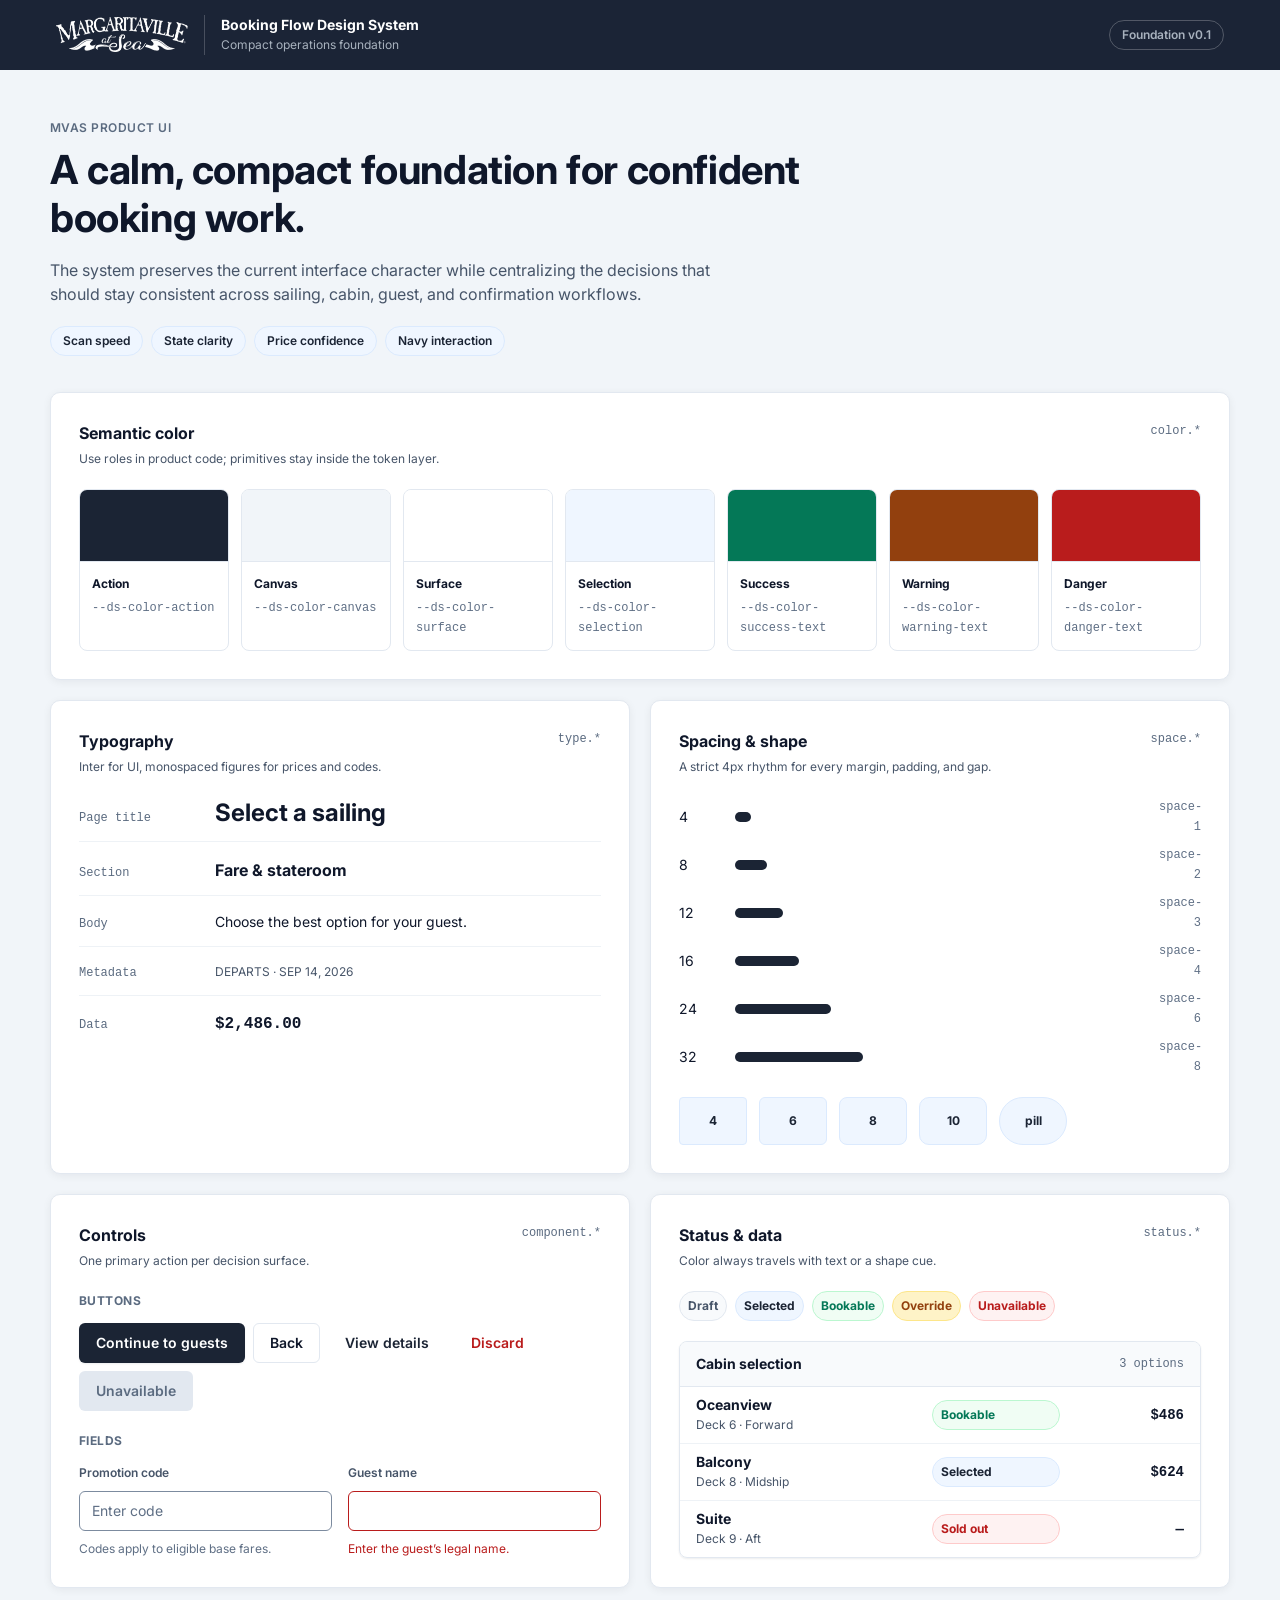
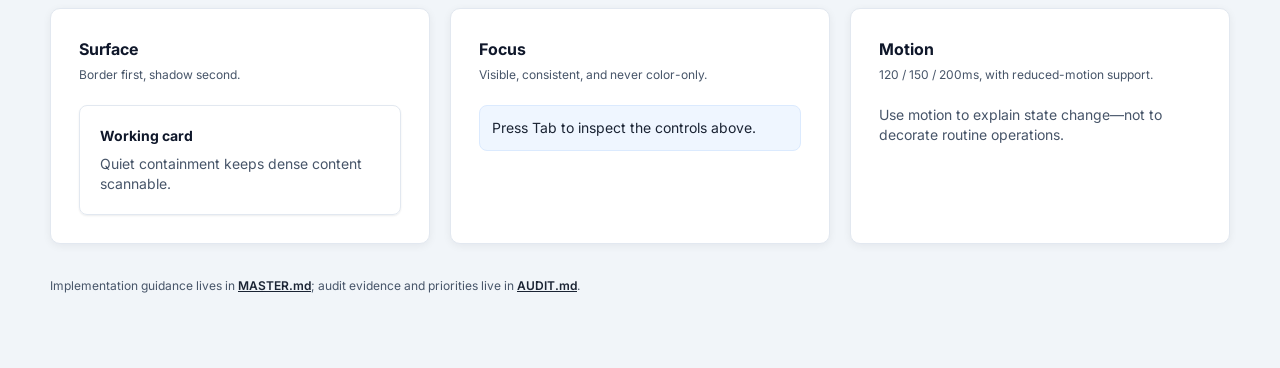
<file: design-system/index.html>
<!doctype html>
<html lang="en">
<head>
  <meta charset="utf-8" />
  <meta name="viewport" content="width=device-width, initial-scale=1" />
  <title>MVAS Booking Flow · Design System Foundation</title>
  <link rel="preconnect" href="https://fonts.googleapis.com" />
  <link rel="preconnect" href="https://fonts.gstatic.com" crossorigin />
  <link href="https://fonts.googleapis.com/css2?family=Inter:wght@400;500;600;700&display=swap" rel="stylesheet" />
  <link href="tokens.css?v=4" rel="stylesheet" />
  <style>
    * { box-sizing: border-box; }
    html { background: var(--ds-color-canvas); }
    body {
      margin: 0;
      background: var(--ds-color-canvas);
      color: var(--ds-color-text-primary);
      font-family: var(--ds-type-family-body);
      font-size: var(--ds-type-body-size);
      line-height: var(--ds-type-body-line-height);
    }
    button, input, textarea, select { font: inherit; }
    button:focus-visible, input:focus-visible, a:focus-visible {
      outline: var(--ds-focus-width) solid var(--ds-color-focus);
      outline-offset: var(--ds-focus-offset);
    }
    .skip-link {
      position: fixed;
      left: var(--ds-primitive-space-4);
      top: var(--ds-primitive-space-2);
      z-index: var(--ds-layer-modal-nested);
      padding: var(--ds-primitive-space-2) var(--ds-primitive-space-3);
      border-radius: var(--ds-radius-control);
      background: var(--ds-color-surface);
      color: var(--ds-color-action);
      transform: translateY(-160%);
    }
    .skip-link:focus { transform: translateY(0); }
    .topbar {
      min-height: 70px;
      display: flex;
      align-items: center;
      justify-content: space-between;
      gap: var(--ds-primitive-space-6);
      padding: var(--ds-primitive-space-3) var(--ds-primitive-space-14);
      background: var(--ds-color-shell-bg);
      color: var(--ds-color-on-action);
      border-bottom: 1px solid var(--ds-color-shell-bg);
    }
    .brand {
      display: flex;
      align-items: center;
      gap: var(--ds-primitive-space-4);
      min-width: 0;
    }
    .brand img { width: 132px; height: auto; display: block; }
    .brand-copy { border-left: 1px solid rgba(255,255,255,.2); padding-left: var(--ds-primitive-space-4); }
    .brand-copy strong { display: block; font-size: var(--ds-type-body-size); }
    .brand-copy span { display: block; color: var(--ds-color-shell-text-muted); font-size: var(--ds-type-caption-size); }
    .version {
      border: 1px solid rgba(255,255,255,.24);
      border-radius: var(--ds-radius-pill);
      padding: var(--ds-primitive-space-1) var(--ds-primitive-space-3);
      color: var(--ds-color-shell-text-muted);
      font-size: var(--ds-type-caption-size);
      font-weight: var(--ds-primitive-font-weight-semibold);
      white-space: nowrap;
    }
    main { width: min(1180px, calc(100% - 40px)); margin: 0 auto; padding: 48px 0 72px; }
    .hero { max-width: 780px; margin-bottom: 36px; }
    .eyebrow {
      margin: 0 0 var(--ds-primitive-space-2);
      color: var(--ds-color-text-label);
      font-size: var(--ds-type-label-size);
      font-weight: var(--ds-type-label-weight);
      letter-spacing: 0.04em;
      text-transform: uppercase;
    }
    h1 { margin: 0; font-size: var(--ds-type-hero-size); line-height: var(--ds-type-hero-line-height); letter-spacing: var(--ds-type-tracking-tight); }
    .lede { margin: var(--ds-primitive-space-4) 0 0; color: var(--ds-color-text-secondary); font-size: var(--ds-type-body-lg-size); line-height: var(--ds-type-body-lg-line-height); max-width: 68ch; }
    .principles { display: flex; flex-wrap: wrap; gap: var(--ds-primitive-space-2); margin-top: var(--ds-primitive-space-5); }
    .principle {
      padding: var(--ds-primitive-space-1) var(--ds-primitive-space-3);
      background: var(--ds-color-selection);
      border: 1px solid var(--ds-color-selection-border);
      border-radius: var(--ds-radius-pill);
      color: var(--ds-color-action);
      font-size: var(--ds-type-body-sm-size);
      font-weight: var(--ds-primitive-font-weight-semibold);
    }
    .layout { display: grid; grid-template-columns: repeat(12, minmax(0, 1fr)); gap: var(--ds-primitive-space-5); }
    .panel {
      grid-column: span 12;
      padding: var(--ds-primitive-space-7);
      background: var(--ds-card-bg);
      border: 1px solid var(--ds-card-border);
      border-radius: var(--ds-panel-radius);
      box-shadow: var(--ds-panel-shadow);
    }
    .panel.half { grid-column: span 6; }
    .panel.third { grid-column: span 4; }
    .section-head { display: flex; align-items: flex-start; justify-content: space-between; gap: var(--ds-primitive-space-4); margin-bottom: var(--ds-primitive-space-5); }
    h2 { margin: 0; font-size: var(--ds-type-section-title-size); line-height: var(--ds-type-section-title-line-height); }
    .section-note { margin: 4px 0 0; color: var(--ds-color-text-secondary); font-size: var(--ds-type-body-sm-size); }
    .token-label {
      color: var(--ds-color-text-label);
      font-family: var(--ds-type-family-data);
      font-size: var(--ds-type-caption-size);
    }
    .swatches { display: grid; grid-template-columns: repeat(auto-fit, minmax(150px, 1fr)); gap: var(--ds-primitive-space-3); }
    .swatch {
      overflow: hidden;
      border: 1px solid var(--ds-color-border);
      border-radius: var(--ds-radius-card);
      background: var(--ds-color-surface);
    }
    .swatch-color { height: 72px; background: var(--swatch); border-bottom: 1px solid var(--ds-color-border); }
    .swatch-copy { padding: var(--ds-primitive-space-3); }
    .swatch-copy strong { display: block; font-size: var(--ds-type-body-sm-size); }
    .swatch-copy code { display: block; margin-top: var(--ds-primitive-space-1); color: var(--ds-color-text-muted); font-size: var(--ds-type-caption-size); overflow-wrap: anywhere; }
    .type-list { display: grid; gap: var(--ds-primitive-space-4); }
    .type-row { display: grid; grid-template-columns: 120px minmax(0,1fr); align-items: baseline; gap: var(--ds-primitive-space-4); padding-bottom: var(--ds-primitive-space-3); border-bottom: 1px solid var(--ds-color-divider); }
    .type-row:last-child { padding-bottom: 0; border-bottom: 0; }
    .type-sample.title { font-size: var(--ds-type-page-title-size); font-weight: var(--ds-type-title-weight); line-height: var(--ds-type-page-title-line-height); }
    .type-sample.section { font-size: var(--ds-type-section-title-size); line-height: var(--ds-type-section-title-line-height); font-weight: var(--ds-type-title-weight); }
    .type-sample.body { font-size: var(--ds-type-body-size); line-height: var(--ds-type-body-line-height); }
    .type-sample.caption { font-size: var(--ds-type-caption-size); line-height: var(--ds-type-caption-line-height); color: var(--ds-color-text-secondary); }
    .type-sample.data { font-family: var(--ds-type-family-data); font-size: var(--ds-type-body-lg-size); line-height: var(--ds-type-body-lg-line-height); font-variant-numeric: tabular-nums; font-weight: var(--ds-type-value-weight); }
    .scale { display: grid; gap: var(--ds-primitive-space-2); }
    .scale-row { display: grid; grid-template-columns: 44px 1fr 42px; align-items: center; gap: var(--ds-primitive-space-3); }
    .scale-bar { height: 10px; width: var(--bar); max-width: 100%; background: var(--ds-color-action); border-radius: var(--ds-radius-pill); }
    .scale-row code { color: var(--ds-color-text-muted); font-size: var(--ds-type-caption-size); text-align: right; }
    .radius-row { display: flex; flex-wrap: wrap; gap: var(--ds-primitive-space-3); margin-top: var(--ds-primitive-space-5); }
    .radius-sample { width: 68px; height: 48px; display: grid; place-items: center; background: var(--ds-color-selection); border: 1px solid var(--ds-color-selection-border); color: var(--ds-color-action); font-size: 12px; font-weight: 700; border-radius: var(--radius); }
    .component-stack { display: grid; gap: var(--ds-primitive-space-5); }
    .component-group { display: grid; gap: var(--ds-primitive-space-3); }
    .component-label { margin: 0; color: var(--ds-color-text-label); font-size: var(--ds-type-caption-size); font-weight: 700; letter-spacing: 0.04em; text-transform: uppercase; }
    .button-row, .badge-row { display: flex; flex-wrap: wrap; align-items: center; gap: var(--ds-primitive-space-2); }
    .btn {
      min-height: var(--ds-button-height-default);
      display: inline-flex;
      align-items: center;
      justify-content: center;
      gap: var(--ds-primitive-space-2);
      padding: 0 var(--ds-primitive-space-4);
      border-radius: var(--ds-button-radius);
      border: 1px solid transparent;
      cursor: pointer;
      font-weight: var(--ds-primitive-font-weight-semibold);
      transition: background var(--ds-motion-fast) var(--ds-motion-ease-standard), border-color var(--ds-motion-fast) var(--ds-motion-ease-standard);
    }
    .btn.primary { background: var(--ds-button-primary-bg); color: var(--ds-button-primary-text); box-shadow: var(--ds-button-shadow); }
    .btn.primary:hover { background: var(--ds-button-primary-bg-hover); }
    .btn.secondary { background: var(--ds-button-secondary-bg); color: var(--ds-button-secondary-text); border-color: var(--ds-button-secondary-border); }
    .btn.secondary:hover { background: var(--ds-color-surface-subtle); border-color: var(--ds-color-control-border); }
    .btn.quiet { background: transparent; color: var(--ds-color-action); }
    .btn.danger { background: transparent; color: var(--ds-button-danger-text); }
    .btn:disabled { background: var(--ds-color-surface-strong); color: var(--ds-color-text-label); border-color: transparent; box-shadow: none; cursor: not-allowed; }
    .field-grid { display: grid; grid-template-columns: repeat(2, minmax(0, 1fr)); gap: var(--ds-primitive-space-4); }
    .field { display: grid; gap: var(--ds-primitive-space-2); }
    .field label { color: var(--ds-color-text-secondary); font-size: var(--ds-type-caption-size); font-weight: var(--ds-primitive-font-weight-semibold); }
    .field input {
      width: 100%;
      min-height: var(--ds-field-height-default);
      padding: 0 var(--ds-space-control-x);
      color: var(--ds-field-text);
      background: var(--ds-field-bg);
      border: 1px solid var(--ds-field-border);
      border-radius: var(--ds-field-radius);
    }
    .field input::placeholder { color: var(--ds-field-placeholder); opacity: 1; }
    .field small { color: var(--ds-color-text-muted); font-size: var(--ds-type-caption-size); }
    .field.error input { border-color: var(--ds-field-error); }
    .field.error small { color: var(--ds-field-error); }
    .badge { display: inline-flex; align-items: center; gap: 4px; padding: 4px 8px; border-radius: var(--ds-badge-radius); border: 1px solid transparent; font-size: var(--ds-type-caption-size); font-weight: 700; }
    .badge.neutral { background: var(--ds-badge-neutral-bg); color: var(--ds-badge-neutral-text); border-color: var(--ds-color-border); }
    .badge.accent { background: var(--ds-badge-accent-bg); color: var(--ds-badge-accent-text); border-color: var(--ds-color-selection-border); }
    .badge.success { background: var(--ds-color-success-bg); color: var(--ds-color-success-text); border-color: var(--ds-color-success-border); }
    .badge.warning { background: var(--ds-color-warning-bg); color: var(--ds-color-warning-text); border-color: var(--ds-color-warning-border); }
    .badge.danger { background: var(--ds-color-danger-bg); color: var(--ds-color-danger-text); border-color: var(--ds-color-danger-border); }
    .data-card { overflow: hidden; border: 1px solid var(--ds-card-border); border-radius: var(--ds-card-radius); box-shadow: var(--ds-card-shadow); }
    .data-card header { display: flex; align-items: center; justify-content: space-between; padding: var(--ds-primitive-space-3) var(--ds-primitive-space-4); background: var(--ds-color-surface-subtle); border-bottom: 1px solid var(--ds-color-border); }
    .data-card header strong { font-size: var(--ds-type-body-size); }
    .data-row { display: grid; grid-template-columns: 1.4fr .8fr .7fr; gap: var(--ds-primitive-space-3); align-items: center; min-height: 46px; padding: var(--ds-primitive-space-2) var(--ds-primitive-space-4); border-bottom: 1px solid var(--ds-color-divider); }
    .data-row:last-child { border-bottom: 0; }
    .data-row .sub { color: var(--ds-color-text-secondary); font-size: var(--ds-type-caption-size); }
    .money { text-align: right; font-family: var(--ds-type-family-data); font-variant-numeric: tabular-nums; font-weight: var(--ds-type-value-weight); }
    .focus-demo { padding: var(--ds-primitive-space-3); border-radius: var(--ds-radius-card); background: var(--ds-color-selection); border: 1px solid var(--ds-color-selection-border); color: var(--ds-color-action); }
    .footer-note { margin: var(--ds-primitive-space-8) 0 0; color: var(--ds-color-text-secondary); font-size: var(--ds-type-body-sm-size); }
    .footer-note a { color: var(--ds-color-action); font-weight: var(--ds-primitive-font-weight-semibold); }
    @media (max-width: 820px) {
      .panel.half, .panel.third { grid-column: span 12; }
      .field-grid { grid-template-columns: 1fr; }
      .topbar { align-items: flex-start; padding-inline: var(--ds-primitive-space-5); }
      .panel { padding: var(--ds-primitive-space-5); }
      h1 { font-size: var(--ds-type-display-size); line-height: var(--ds-type-display-line-height); }
      .brand-copy { display: none; }
    }
    @media (max-width: 520px) {
      main { width: min(100% - 32px, 1180px); padding-top: 32px; }
      .topbar { padding-inline: var(--ds-primitive-space-5); }
      h1 { font-size: var(--ds-type-page-title-size); line-height: var(--ds-type-page-title-line-height); }
      .brand img { width: 112px; }
      .type-row { grid-template-columns: 1fr; gap: var(--ds-primitive-space-1); }
      .data-row { grid-template-columns: 1fr auto; }
      .data-row .status { display: none; }
    }
  </style>
</head>
<body>
  <a class="skip-link" href="#main">Skip to foundation</a>
  <header class="topbar">
    <div class="brand">
      <img src="../MVas Logo.png" alt="Margaritaville at Sea" />
      <div class="brand-copy">
        <strong>Booking Flow Design System</strong>
        <span>Compact operations foundation</span>
      </div>
    </div>
    <span class="version">Foundation v0.1</span>
  </header>

  <main id="main">
    <section class="hero" aria-labelledby="page-title">
      <p class="eyebrow">MVAS product UI</p>
      <h1 id="page-title">A calm, compact foundation for confident booking work.</h1>
      <p class="lede">The system preserves the current interface character while centralizing the decisions that should stay consistent across sailing, cabin, guest, and confirmation workflows.</p>
      <div class="principles" aria-label="Design principles">
        <span class="principle">Scan speed</span>
        <span class="principle">State clarity</span>
        <span class="principle">Price confidence</span>
        <span class="principle">Navy interaction</span>
      </div>
    </section>

    <div class="layout">
      <section class="panel" aria-labelledby="colors-title">
        <div class="section-head">
          <div><h2 id="colors-title">Semantic color</h2><p class="section-note">Use roles in product code; primitives stay inside the token layer.</p></div>
          <span class="token-label">color.*</span>
        </div>
        <div class="swatches">
          <article class="swatch"><div class="swatch-color" style="--swatch:var(--ds-color-action)"></div><div class="swatch-copy"><strong>Action</strong><code>--ds-color-action</code></div></article>
          <article class="swatch"><div class="swatch-color" style="--swatch:var(--ds-color-canvas)"></div><div class="swatch-copy"><strong>Canvas</strong><code>--ds-color-canvas</code></div></article>
          <article class="swatch"><div class="swatch-color" style="--swatch:var(--ds-color-surface)"></div><div class="swatch-copy"><strong>Surface</strong><code>--ds-color-surface</code></div></article>
          <article class="swatch"><div class="swatch-color" style="--swatch:var(--ds-color-selection)"></div><div class="swatch-copy"><strong>Selection</strong><code>--ds-color-selection</code></div></article>
          <article class="swatch"><div class="swatch-color" style="--swatch:var(--ds-color-success-text)"></div><div class="swatch-copy"><strong>Success</strong><code>--ds-color-success-text</code></div></article>
          <article class="swatch"><div class="swatch-color" style="--swatch:var(--ds-color-warning-text)"></div><div class="swatch-copy"><strong>Warning</strong><code>--ds-color-warning-text</code></div></article>
          <article class="swatch"><div class="swatch-color" style="--swatch:var(--ds-color-danger-text)"></div><div class="swatch-copy"><strong>Danger</strong><code>--ds-color-danger-text</code></div></article>
        </div>
      </section>

      <section class="panel half" aria-labelledby="type-title">
        <div class="section-head"><div><h2 id="type-title">Typography</h2><p class="section-note">Inter for UI, monospaced figures for prices and codes.</p></div><span class="token-label">type.*</span></div>
        <div class="type-list">
          <div class="type-row"><span class="token-label">Page title</span><span class="type-sample title">Select a sailing</span></div>
          <div class="type-row"><span class="token-label">Section</span><span class="type-sample section">Fare &amp; stateroom</span></div>
          <div class="type-row"><span class="token-label">Body</span><span class="type-sample body">Choose the best option for your guest.</span></div>
          <div class="type-row"><span class="token-label">Metadata</span><span class="type-sample caption">DEPARTS · SEP 14, 2026</span></div>
          <div class="type-row"><span class="token-label">Data</span><span class="type-sample data">$2,486.00</span></div>
        </div>
      </section>

      <section class="panel half" aria-labelledby="scale-title">
        <div class="section-head"><div><h2 id="scale-title">Spacing &amp; shape</h2><p class="section-note">A strict 4px rhythm for every margin, padding, and gap.</p></div><span class="token-label">space.*</span></div>
        <div class="scale" aria-label="Spacing scale">
          <div class="scale-row"><span>4</span><span class="scale-bar" style="--bar:16px"></span><code>space-1</code></div>
          <div class="scale-row"><span>8</span><span class="scale-bar" style="--bar:32px"></span><code>space-2</code></div>
          <div class="scale-row"><span>12</span><span class="scale-bar" style="--bar:48px"></span><code>space-3</code></div>
          <div class="scale-row"><span>16</span><span class="scale-bar" style="--bar:64px"></span><code>space-4</code></div>
          <div class="scale-row"><span>24</span><span class="scale-bar" style="--bar:96px"></span><code>space-6</code></div>
          <div class="scale-row"><span>32</span><span class="scale-bar" style="--bar:128px"></span><code>space-8</code></div>
        </div>
        <div class="radius-row" aria-label="Radius scale">
          <span class="radius-sample" style="--radius:var(--ds-primitive-radius-sm)">4</span>
          <span class="radius-sample" style="--radius:var(--ds-radius-control)">6</span>
          <span class="radius-sample" style="--radius:var(--ds-radius-card)">8</span>
          <span class="radius-sample" style="--radius:var(--ds-radius-panel)">10</span>
          <span class="radius-sample" style="--radius:var(--ds-radius-pill)">pill</span>
        </div>
      </section>

      <section class="panel half" aria-labelledby="controls-title">
        <div class="section-head"><div><h2 id="controls-title">Controls</h2><p class="section-note">One primary action per decision surface.</p></div><span class="token-label">component.*</span></div>
        <div class="component-stack">
          <div class="component-group">
            <p class="component-label">Buttons</p>
            <div class="button-row"><button class="btn primary">Continue to guests</button><button class="btn secondary">Back</button><button class="btn quiet">View details</button><button class="btn danger">Discard</button><button class="btn" disabled>Unavailable</button></div>
          </div>
          <div class="component-group">
            <p class="component-label">Fields</p>
            <div class="field-grid">
              <div class="field"><label for="promo">Promotion code</label><input id="promo" placeholder="Enter code" /><small>Codes apply to eligible base fares.</small></div>
              <div class="field error"><label for="guest">Guest name</label><input id="guest" aria-invalid="true" aria-describedby="guest-error" value="" /><small id="guest-error">Enter the guest’s legal name.</small></div>
            </div>
          </div>
        </div>
      </section>

      <section class="panel half" aria-labelledby="status-title">
        <div class="section-head"><div><h2 id="status-title">Status &amp; data</h2><p class="section-note">Color always travels with text or a shape cue.</p></div><span class="token-label">status.*</span></div>
        <div class="component-stack">
          <div class="badge-row"><span class="badge neutral">Draft</span><span class="badge accent">Selected</span><span class="badge success">Bookable</span><span class="badge warning">Override</span><span class="badge danger">Unavailable</span></div>
          <div class="data-card">
            <header><strong>Cabin selection</strong><span class="token-label">3 options</span></header>
            <div class="data-row"><div><strong>Oceanview</strong><div class="sub">Deck 6 · Forward</div></div><span class="status badge success">Bookable</span><span class="money">$486</span></div>
            <div class="data-row"><div><strong>Balcony</strong><div class="sub">Deck 8 · Midship</div></div><span class="status badge accent">Selected</span><span class="money">$624</span></div>
            <div class="data-row"><div><strong>Suite</strong><div class="sub">Deck 9 · Aft</div></div><span class="status badge danger">Sold out</span><span class="money">—</span></div>
          </div>
        </div>
      </section>

      <section class="panel third" aria-labelledby="surface-title">
        <div class="section-head"><div><h2 id="surface-title">Surface</h2><p class="section-note">Border first, shadow second.</p></div></div>
        <div style="padding:20px;border:1px solid var(--ds-card-border);border-radius:var(--ds-card-radius);box-shadow:var(--ds-card-shadow)"><strong>Working card</strong><p style="margin:8px 0 0;color:var(--ds-color-text-secondary)">Quiet containment keeps dense content scannable.</p></div>
      </section>
      <section class="panel third" aria-labelledby="focus-title">
        <div class="section-head"><div><h2 id="focus-title">Focus</h2><p class="section-note">Visible, consistent, and never color-only.</p></div></div>
        <div class="focus-demo">Press Tab to inspect the controls above.</div>
      </section>
      <section class="panel third" aria-labelledby="motion-title">
        <div class="section-head"><div><h2 id="motion-title">Motion</h2><p class="section-note">120 / 150 / 200ms, with reduced-motion support.</p></div></div>
        <p style="margin:0;color:var(--ds-color-text-secondary)">Use motion to explain state change—not to decorate routine operations.</p>
      </section>
    </div>

    <p class="footer-note">Implementation guidance lives in <a href="MASTER.md">MASTER.md</a>; audit evidence and priorities live in <a href="AUDIT.md">AUDIT.md</a>.</p>
  </main>
</body>
</html>
</file>
<file: design-system/tokens.css>
/*
 * MVAS Booking Flow design tokens
 * Source of truth for the compact, desktop-first operations UI.
 *
 * Architecture:
 *   primitive values -> semantic roles -> component contracts
 *
 * Keep product data colors (deck/category palettes) outside this file. They
 * encode inventory, not interface meaning.
 */

/* === 1. PRIMITIVES ====================================================== */
:root {
  /* Neutral and brand color values */
  --ds-primitive-color-white: #FFFFFF;
  --ds-primitive-color-ink-950: #0F172A;
  --ds-primitive-color-ink-700: #475569;
  --ds-primitive-color-ink-label: #5B6B80;
  --ds-primitive-color-ink-muted: #5F6F85;
  --ds-primitive-color-slate-500: #64748B;
  --ds-primitive-color-slate-400: #94A3B8;
  --ds-primitive-color-slate-300: #CBD5E1;
  --ds-primitive-color-slate-200: #E2E8F0;
  --ds-primitive-color-slate-100: #EEF2F6;
  --ds-primitive-color-slate-50: #F8FAFC;
  --ds-primitive-color-canvas: #F1F5F9;
  --ds-primitive-color-workspace: #F9FAFC;
  --ds-primitive-color-control-border: #7C8B9F;

  /* The only general interaction family */
  --ds-primitive-color-navy-900: #1B2434;
  --ds-primitive-color-navy-800: #2B3B50;
  --ds-primitive-color-selection-50: #EFF6FF;
  --ds-primitive-color-selection-100: #DBEAFE;

  /* Status families */
  --ds-primitive-color-success-700: #047857;
  --ds-primitive-color-success-600: #059669;
  --ds-primitive-color-success-200: #A7F3D0;
  --ds-primitive-color-success-75: #D1FAE5;
  --ds-primitive-color-success-100: #BBF7D0;
  --ds-primitive-color-success-50: #F0FDF4;
  --ds-primitive-color-warning-900: #78350F;
  --ds-primitive-color-warning-800: #92400E;
  --ds-primitive-color-warning-700: #A16207;
  --ds-primitive-color-warning-300: #FCD34D;
  --ds-primitive-color-warning-200: #FDE68A;
  --ds-primitive-color-warning-100: #FEF3C7;
  --ds-primitive-color-warning-50: #FFFBEB;
  --ds-primitive-color-danger-700: #B91C1C;
  --ds-primitive-color-danger-600: #DC2626;
  --ds-primitive-color-danger-200: #FECACA;
  --ds-primitive-color-danger-100: #FEE2E2;
  --ds-primitive-color-danger-50: #FEF2F2;
  --ds-primitive-color-info-700: #1D4ED8;
  --ds-primitive-color-info-200: #BFDBFE;
  --ds-primitive-color-info-100: #DBEAFE;
  --ds-primitive-color-info-50: #F0F9FF;

  /* Branded application-shell exception; never use as form/action colors */
  --ds-primitive-color-shell-navy: #1B2436;
  --ds-primitive-color-shell-red: #C03A2B;
  --ds-primitive-color-shell-coral: #FF7A6B;
  --ds-primitive-color-shell-muted: #A8B2BE;

  /* Strict 4px spacing scale. One-off 2px/6px/10px optical steps are not
     spacing tokens; borders, icon geometry and focus rings are separate. */
  --ds-primitive-space-0: 0;
  --ds-primitive-space-1: 4px;
  --ds-primitive-space-2: 8px;
  --ds-primitive-space-3: 12px;
  --ds-primitive-space-4: 16px;
  --ds-primitive-space-5: 20px;
  --ds-primitive-space-6: 24px;
  --ds-primitive-space-7: 28px;
  --ds-primitive-space-8: 32px;
  --ds-primitive-space-9: 36px;
  --ds-primitive-space-10: 40px;
  --ds-primitive-space-11: 44px;
  --ds-primitive-space-12: 48px;
  --ds-primitive-space-14: 56px;
  --ds-primitive-space-16: 64px;

  /* Type: an even-number scale with a 12px readability floor */
  --ds-primitive-font-sans: "Inter", system-ui, -apple-system, sans-serif;
  --ds-primitive-font-mono: ui-monospace, "SFMono-Regular", Menlo, Monaco, Consolas, monospace;
  --ds-primitive-font-size-12: 12px;
  --ds-primitive-font-size-14: 14px;
  --ds-primitive-font-size-16: 16px;
  --ds-primitive-font-size-20: 20px;
  --ds-primitive-font-size-24: 24px;
  --ds-primitive-font-size-32: 32px;
  --ds-primitive-font-size-40: 40px;
  --ds-primitive-font-weight-regular: 400;
  --ds-primitive-font-weight-medium: 500;
  --ds-primitive-font-weight-semibold: 600;
  --ds-primitive-font-weight-bold: 700;
  --ds-primitive-line-height-16: 16px;
  --ds-primitive-line-height-20: 20px;
  --ds-primitive-line-height-24: 24px;
  --ds-primitive-line-height-28: 28px;
  --ds-primitive-line-height-32: 32px;
  --ds-primitive-line-height-40: 40px;
  --ds-primitive-line-height-48: 48px;
  --ds-primitive-tracking-tight: -0.01em;
  --ds-primitive-tracking-normal: 0;
  --ds-primitive-tracking-label: 0.04em;

  /* Shape, elevation, timing and layers */
  --ds-primitive-radius-sm: 4px;
  --ds-primitive-radius-control: 6px;
  --ds-primitive-radius-md: 8px;
  --ds-primitive-radius-lg: 10px;
  --ds-primitive-radius-dialog: 14px;
  --ds-primitive-radius-pill: 999px;
  --ds-primitive-shadow-none: none;
  --ds-primitive-shadow-sm: 0 1px 2px rgba(15, 23, 42, 0.08);
  --ds-primitive-shadow-panel: 0 2px 8px rgba(15, 23, 42, 0.06);
  --ds-primitive-shadow-float: 0 8px 24px rgba(15, 23, 42, 0.14);
  --ds-primitive-shadow-dialog: 0 24px 64px rgba(15, 23, 42, 0.28);
  --ds-primitive-duration-fast: 120ms;
  --ds-primitive-duration-base: 150ms;
  --ds-primitive-duration-slow: 200ms;
  --ds-primitive-ease-standard: ease-in-out;
  --ds-primitive-ease-enter: ease-out;
  --ds-primitive-ease-exit: ease-in;
  --ds-primitive-layer-base: 0;
  --ds-primitive-layer-sticky: 10;
  --ds-primitive-layer-popover: 40;
  --ds-primitive-layer-popover-content: 41;
  --ds-primitive-layer-tooltip: 60;
  --ds-primitive-layer-modal: 500;
  --ds-primitive-layer-modal-nested: 520;
}

/* === 2. SEMANTIC ROLES ================================================ */
:root {
  /* Surfaces and text */
  --ds-color-canvas: var(--ds-primitive-color-canvas);
  --ds-color-workspace: var(--ds-primitive-color-workspace);
  --ds-color-surface: var(--ds-primitive-color-white);
  --ds-color-surface-subtle: var(--ds-primitive-color-slate-50);
  --ds-color-surface-strong: var(--ds-primitive-color-slate-200);
  --ds-color-text-primary: var(--ds-primitive-color-ink-950);
  --ds-color-text-secondary: var(--ds-primitive-color-ink-700);
  --ds-color-text-label: var(--ds-primitive-color-ink-label);
  --ds-color-text-muted: var(--ds-primitive-color-ink-muted);
  --ds-color-border: var(--ds-primitive-color-slate-200);
  --ds-color-divider: var(--ds-primitive-color-slate-100);
  --ds-color-border-strong: var(--ds-primitive-color-slate-300);
  --ds-color-control-border: var(--ds-primitive-color-control-border);

  /* Interaction */
  --ds-color-action: var(--ds-primitive-color-navy-900);
  --ds-color-action-hover: var(--ds-primitive-color-navy-800);
  --ds-color-on-action: var(--ds-primitive-color-white);
  --ds-color-selection: var(--ds-primitive-color-selection-50);
  --ds-color-selection-border: var(--ds-primitive-color-selection-100);
  --ds-color-focus: var(--ds-primitive-color-navy-900);

  /* Status */
  --ds-color-success-text: var(--ds-primitive-color-success-700);
  --ds-color-success-bg: var(--ds-primitive-color-success-50);
  --ds-color-success-border: var(--ds-primitive-color-success-100);
  --ds-color-warning-text: var(--ds-primitive-color-warning-800);
  --ds-color-warning-strong: var(--ds-primitive-color-warning-900);
  --ds-color-warning-bg: var(--ds-primitive-color-warning-100);
  --ds-color-warning-border: var(--ds-primitive-color-warning-200);
  --ds-color-callout-border: var(--ds-primitive-color-warning-300);
  --ds-color-danger-text: var(--ds-primitive-color-danger-700);
  --ds-color-danger-bg: var(--ds-primitive-color-danger-50);
  --ds-color-danger-border: var(--ds-primitive-color-danger-200);
  --ds-color-info-text: var(--ds-primitive-color-info-700);
  --ds-color-info-bg: var(--ds-primitive-color-info-50);
  --ds-color-info-border: var(--ds-primitive-color-info-200);

  /* Branded shell scope */
  --ds-color-shell-bg: var(--ds-primitive-color-shell-navy);
  --ds-color-shell-text-muted: var(--ds-primitive-color-shell-muted);
  --ds-color-shell-nav-active: var(--ds-primitive-color-shell-red);
  --ds-color-shell-nav-current: var(--ds-primitive-color-shell-coral);

  /* Typography roles */
  --ds-type-family-body: var(--ds-primitive-font-sans);
  --ds-type-family-data: var(--ds-primitive-font-mono);
  --ds-type-caption-size: var(--ds-primitive-font-size-12);
  --ds-type-caption-line-height: var(--ds-primitive-line-height-16);
  --ds-type-label-size: var(--ds-primitive-font-size-12);
  --ds-type-label-line-height: var(--ds-primitive-line-height-16);
  --ds-type-body-sm-size: var(--ds-primitive-font-size-12);
  --ds-type-body-sm-line-height: var(--ds-primitive-line-height-16);
  --ds-type-body-size: var(--ds-primitive-font-size-14);
  --ds-type-body-line-height: var(--ds-primitive-line-height-20);
  --ds-type-body-lg-size: var(--ds-primitive-font-size-16);
  --ds-type-body-lg-line-height: var(--ds-primitive-line-height-24);
  --ds-type-section-title-size: var(--ds-primitive-font-size-16);
  --ds-type-section-title-line-height: var(--ds-primitive-line-height-24);
  --ds-type-dialog-title-size: var(--ds-primitive-font-size-20);
  --ds-type-dialog-title-line-height: var(--ds-primitive-line-height-28);
  --ds-type-page-title-size: var(--ds-primitive-font-size-24);
  --ds-type-page-title-line-height: var(--ds-primitive-line-height-32);
  --ds-type-display-size: var(--ds-primitive-font-size-32);
  --ds-type-display-line-height: var(--ds-primitive-line-height-40);
  --ds-type-hero-size: var(--ds-primitive-font-size-40);
  --ds-type-hero-line-height: var(--ds-primitive-line-height-48);
  --ds-type-tracking-tight: var(--ds-primitive-tracking-tight);
  --ds-type-tracking-label: var(--ds-primitive-tracking-label);
  --ds-type-value-weight: var(--ds-primitive-font-weight-semibold);
  --ds-type-label-weight: var(--ds-primitive-font-weight-semibold);
  --ds-type-title-weight: var(--ds-primitive-font-weight-bold);

  /* Layout roles */
  --ds-space-control-x: var(--ds-primitive-space-3);
  --ds-space-control-y: var(--ds-primitive-space-2);
  --ds-space-card: var(--ds-primitive-space-4);
  --ds-space-section: var(--ds-primitive-space-6);
  --ds-space-page-x: var(--ds-primitive-space-7);
  --ds-space-page-y: var(--ds-primitive-space-5);
  --ds-radius-control: var(--ds-primitive-radius-control);
  --ds-radius-card: var(--ds-primitive-radius-md);
  --ds-radius-panel: var(--ds-primitive-radius-lg);
  --ds-radius-dialog: var(--ds-primitive-radius-dialog);
  --ds-radius-pill: var(--ds-primitive-radius-pill);
  --ds-elevation-surface: var(--ds-primitive-shadow-sm);
  --ds-elevation-panel: var(--ds-primitive-shadow-panel);
  --ds-elevation-floating: var(--ds-primitive-shadow-float);
  --ds-elevation-dialog: var(--ds-primitive-shadow-dialog);
  --ds-motion-fast: var(--ds-primitive-duration-fast);
  --ds-motion-base: var(--ds-primitive-duration-base);
  --ds-motion-slow: var(--ds-primitive-duration-slow);
  --ds-motion-ease-standard: var(--ds-primitive-ease-standard);
  --ds-layer-sticky: var(--ds-primitive-layer-sticky);
  --ds-layer-popover: var(--ds-primitive-layer-popover);
  --ds-layer-tooltip: var(--ds-primitive-layer-tooltip);
  --ds-layer-modal: var(--ds-primitive-layer-modal);
  --ds-layer-modal-nested: var(--ds-primitive-layer-modal-nested);
  --ds-focus-width: 2px;
  --ds-focus-offset: 2px;
}

/* === 3. COMPONENT CONTRACTS =========================================== */
:root {
  /* Button */
  --ds-button-primary-bg: var(--ds-color-action);
  --ds-button-primary-bg-hover: var(--ds-color-action-hover);
  --ds-button-primary-text: var(--ds-color-on-action);
  --ds-button-secondary-bg: var(--ds-color-surface);
  --ds-button-secondary-text: var(--ds-color-text-primary);
  --ds-button-secondary-border: var(--ds-color-border);
  --ds-button-danger-text: var(--ds-color-danger-text);
  --ds-button-radius: var(--ds-radius-control);
  --ds-button-height-compact: 32px;
  --ds-button-height-default: 40px;
  --ds-button-hit-target: 44px;
  --ds-button-shadow: var(--ds-elevation-surface);

  /* Field */
  --ds-field-bg: var(--ds-color-surface);
  --ds-field-text: var(--ds-color-text-primary);
  --ds-field-placeholder: var(--ds-color-text-muted);
  --ds-field-border: var(--ds-color-control-border);
  --ds-field-focus: var(--ds-color-focus);
  --ds-field-error: var(--ds-color-danger-text);
  --ds-field-radius: var(--ds-radius-control);
  --ds-field-height-compact: 32px;
  --ds-field-height-default: 40px;

  /* Select */
  --ds-select-trigger-bg: var(--ds-field-bg);
  --ds-select-trigger-bg-hover: var(--ds-color-surface-subtle);
  --ds-select-trigger-text: var(--ds-field-text);
  --ds-select-trigger-border: var(--ds-field-border);
  --ds-select-trigger-border-open: var(--ds-color-action);
  --ds-select-menu-bg: var(--ds-color-surface);
  --ds-select-menu-border: var(--ds-color-border);
  --ds-select-menu-radius: var(--ds-radius-card);
  --ds-select-menu-shadow: var(--ds-elevation-floating);
  --ds-select-option-bg-active: var(--ds-color-selection);
  --ds-select-option-text: var(--ds-color-text-primary);
  --ds-select-option-meta-bg: var(--ds-color-surface-subtle);
  --ds-select-option-meta-text: var(--ds-color-text-secondary);

  /* Surface */
  --ds-card-bg: var(--ds-color-surface);
  --ds-card-text: var(--ds-color-text-primary);
  --ds-card-border: var(--ds-color-border);
  --ds-card-radius: var(--ds-radius-card);
  --ds-card-shadow: var(--ds-elevation-surface);
  --ds-panel-radius: var(--ds-radius-panel);
  --ds-panel-shadow: var(--ds-elevation-panel);

  /* Badge */
  --ds-badge-neutral-bg: var(--ds-color-surface-subtle);
  --ds-badge-neutral-text: var(--ds-color-text-secondary);
  --ds-badge-accent-bg: var(--ds-color-selection);
  --ds-badge-accent-text: var(--ds-color-action);
  --ds-badge-info-bg: var(--ds-primitive-color-selection-50);
  --ds-badge-info-text: var(--ds-color-info-text);
  --ds-badge-info-border: var(--ds-color-info-border);
  --ds-badge-success-bg: var(--ds-primitive-color-success-75);
  --ds-badge-success-text: var(--ds-color-success-text);
  --ds-badge-success-border: var(--ds-primitive-color-success-200);
  --ds-badge-warning-bg: var(--ds-color-warning-bg);
  --ds-badge-warning-text: var(--ds-color-warning-text);
  --ds-badge-warning-border: var(--ds-color-warning-border);
  --ds-badge-danger-bg: var(--ds-primitive-color-danger-100);
  --ds-badge-danger-text: var(--ds-color-danger-text);
  --ds-badge-danger-border: var(--ds-color-danger-border);
  --ds-badge-radius: var(--ds-radius-pill);

  /* Dialog */
  --ds-dialog-bg: var(--ds-color-surface);
  --ds-dialog-border: var(--ds-color-border);
  --ds-dialog-radius: var(--ds-radius-dialog);
  --ds-dialog-shadow: var(--ds-elevation-dialog);
  --ds-dialog-scrim: rgba(15, 23, 42, 0.55);
}

@media (prefers-reduced-motion: reduce) {
  :root {
    --ds-motion-fast: 1ms;
    --ds-motion-base: 1ms;
    --ds-motion-slow: 1ms;
  }

  *, *::before, *::after {
    scroll-behavior: auto !important;
    animation-duration: 1ms !important;
    animation-iteration-count: 1 !important;
    transition-duration: 1ms !important;
  }
}
</file>
